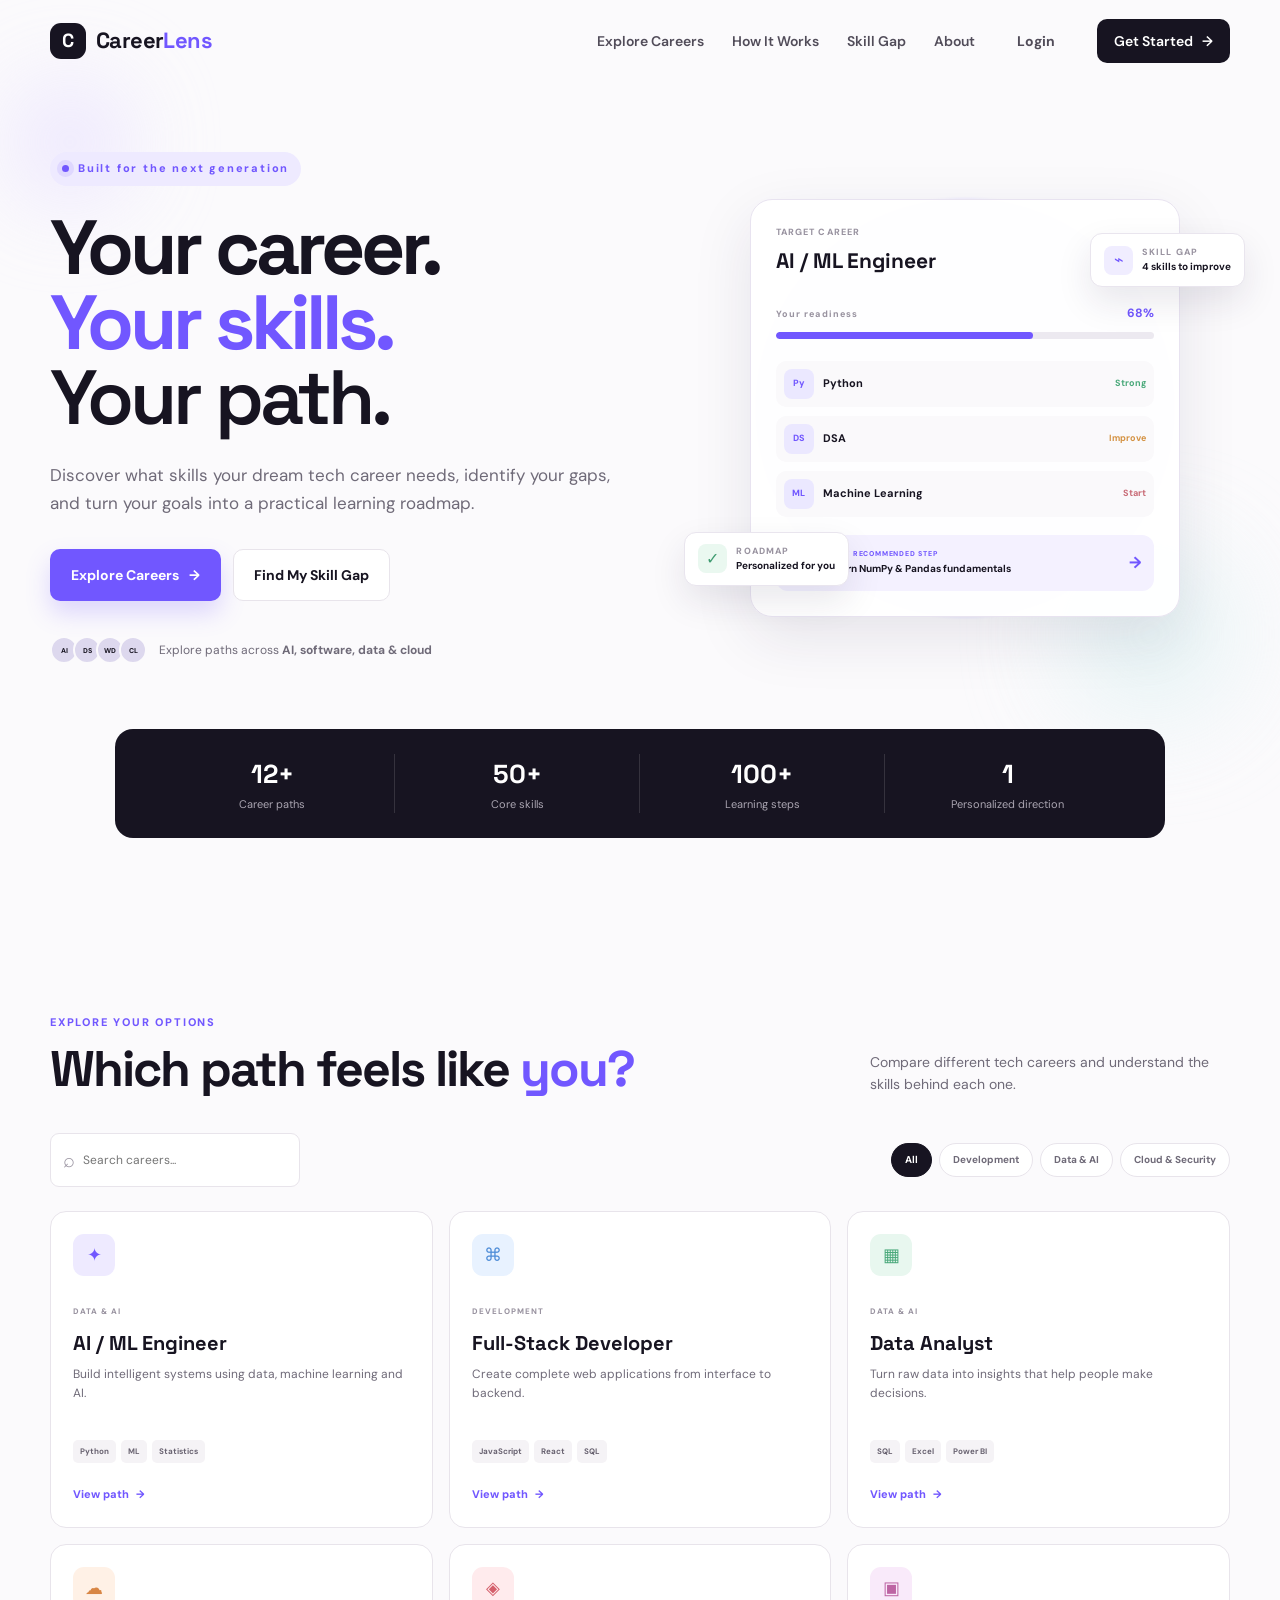
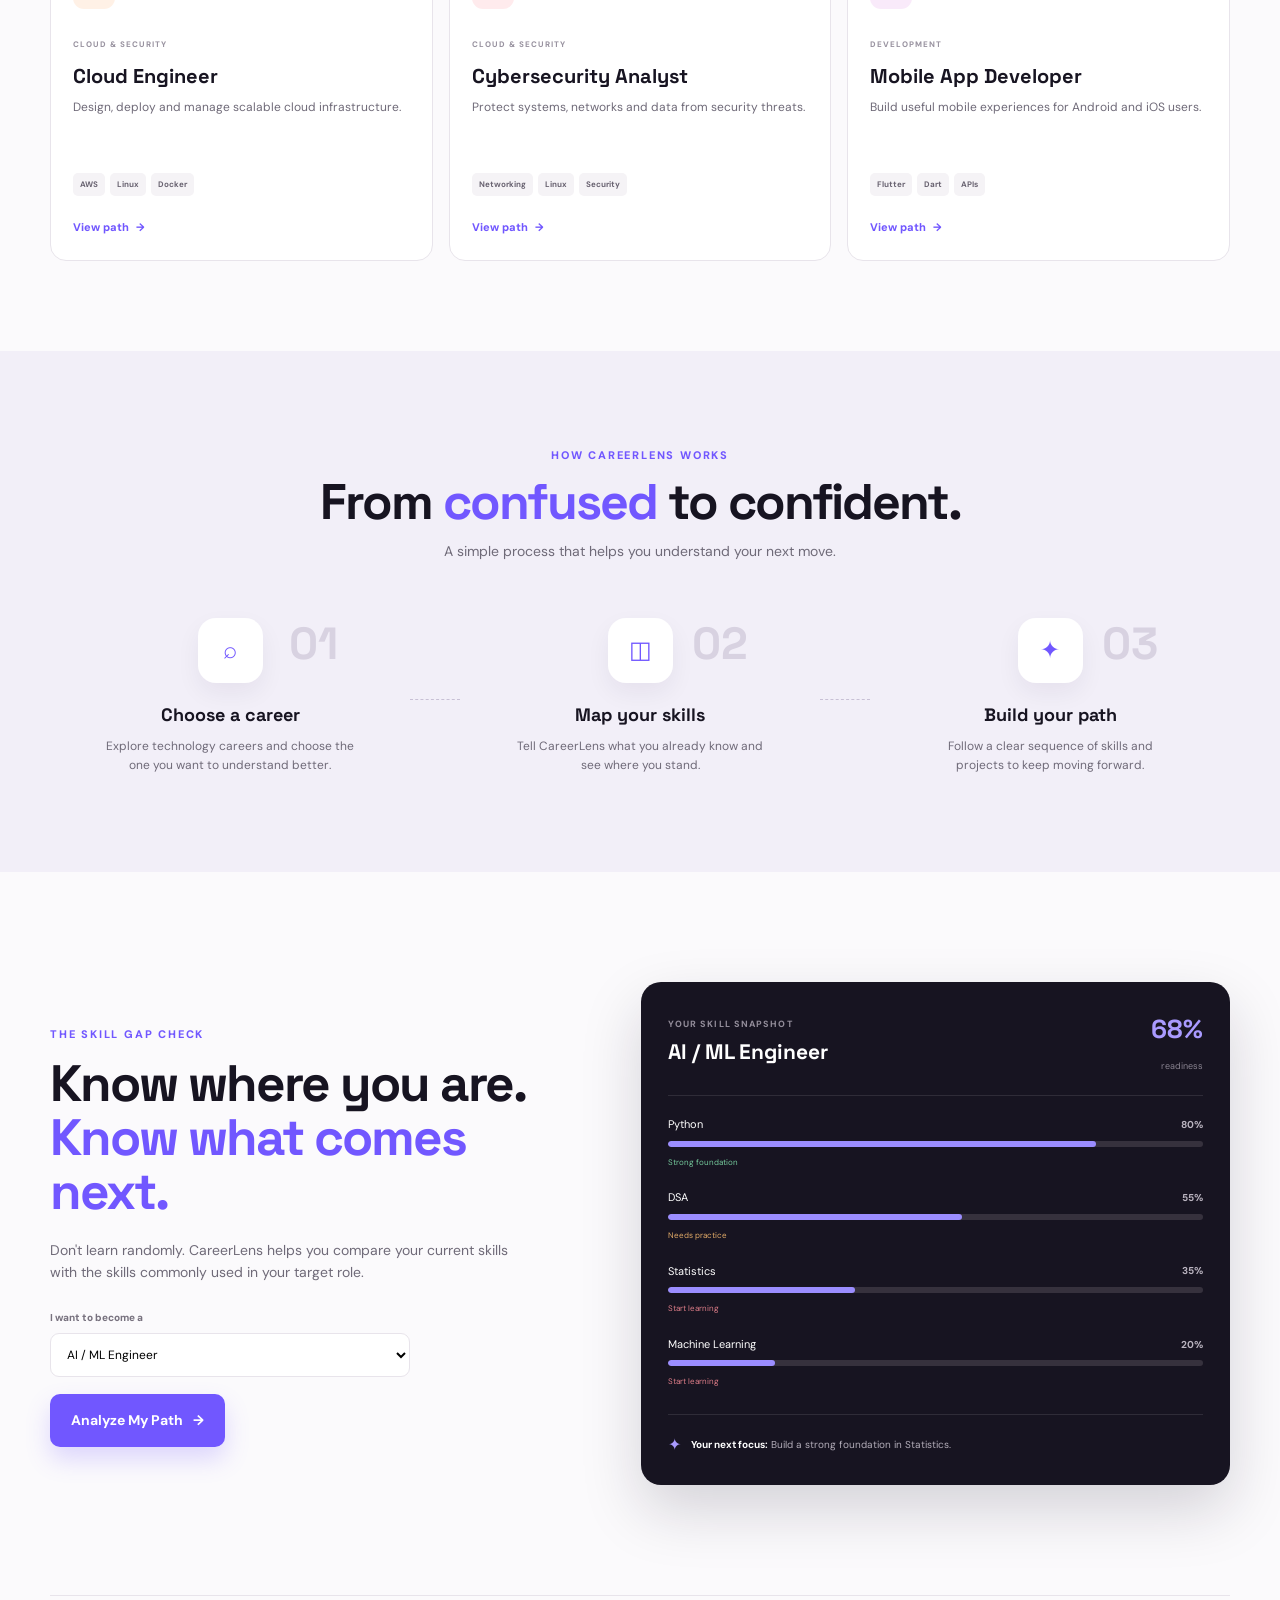
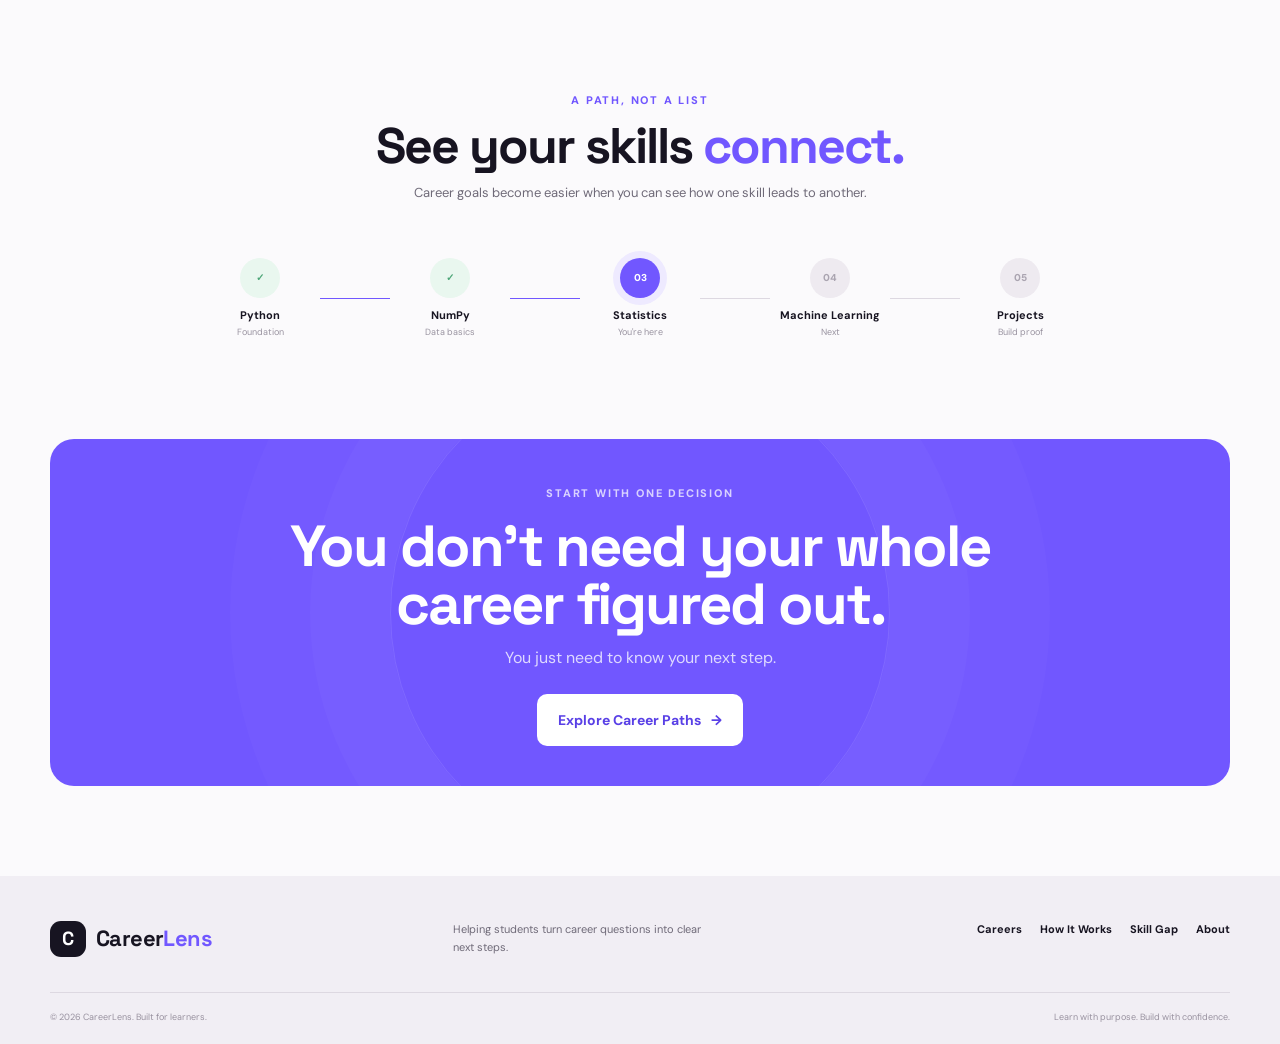
<file: index.html>
<!DOCTYPE html>
<html lang="en">
<head>
  <meta charset="UTF-8">
  <meta name="viewport" content="width=device-width, initial-scale=1.0">
  <meta name="description" content="CareerLens helps students discover tech careers, understand required skills, and build personalized learning paths.">
  <title>CareerLens | Find Your Career Path</title>

  <link rel="preconnect" href="https://fonts.googleapis.com">
  <link rel="preconnect" href="https://fonts.gstatic.com" crossorigin>
  <link href="https://fonts.googleapis.com/css2?family=DM+Sans:wght@400;500;600;700&family=Space+Grotesk:wght@500;600;700&display=swap" rel="stylesheet">

  <link rel="stylesheet" href="css/style.css">
</head>
<body>

  <header class="navbar" id="navbar">
    <a href="#" class="logo">
      <span class="logo-mark">C</span>
      <span>Career<span>Lens</span></span>
    </a>

    <button class="menu-toggle" id="menuToggle" aria-label="Open menu">
      <span></span><span></span><span></span>
    </button>

    <nav class="nav-links" id="navLinks">
      <a href="#careers">Explore Careers</a>
      <a href="#how-it-works">How It Works</a>
      <a href="#skill-gap">Skill Gap</a>
      <a href="#about">About</a>
      <a href="auth.html" class="nav-login">Login</a>
      <a href="auth.html?mode=signup" class="nav-cta">Get Started <span>→</span></a>
    </nav>
  </header>

  <main>
    <section class="hero">
      <div class="hero-glow glow-one"></div>
      <div class="hero-glow glow-two"></div>

      <div class="hero-content">
        <div class="eyebrow">
          <span class="pulse-dot"></span>
          Built for the next generation
        </div>

        <h1>
          Your career.
          <span>Your skills.</span>
          <strong>Your path.</strong>
        </h1>

        <p>
          Discover what skills your dream tech career needs,
          identify your gaps, and turn your goals into a practical learning roadmap.
        </p>

        <div class="hero-actions">
          <a href="#careers" class="btn btn-primary">Explore Careers <span>→</span></a>
          <a href="#skill-gap" class="btn btn-secondary">Find My Skill Gap</a>
        </div>

        <div class="hero-trust">
          <div class="avatars">
            <span>AI</span><span>DS</span><span>WD</span><span>CL</span>
          </div>
          <p>Explore paths across <strong>AI, software, data & cloud</strong></p>
        </div>
      </div>

      <div class="hero-visual">
        <div class="career-card-main">
          <div class="card-top">
            <div>
              <span class="small-label">TARGET CAREER</span>
              <h3>AI / ML Engineer</h3>
            </div>
            <span class="status-badge">In demand</span>
          </div>

          <div class="progress-wrap">
            <div class="progress-info">
              <span>Your readiness</span>
              <strong>68%</strong>
            </div>
            <div class="progress-bar"><span></span></div>
          </div>

          <div class="mini-skills">
            <div><span class="skill-icon">Py</span><b>Python</b><em class="good">Strong</em></div>
            <div><span class="skill-icon">DS</span><b>DSA</b><em class="medium">Improve</em></div>
            <div><span class="skill-icon">ML</span><b>Machine Learning</b><em class="start">Start</em></div>
          </div>

          <div class="next-step">
            <div class="next-icon">✦</div>
            <div>
              <span>NEXT RECOMMENDED STEP</span>
              <b>Learn NumPy & Pandas fundamentals</b>
            </div>
            <span class="arrow">→</span>
          </div>
        </div>

        <div class="floating-card floating-top">
          <span class="float-icon">⌁</span>
          <div><small>SKILL GAP</small><b>4 skills to improve</b></div>
        </div>

        <div class="floating-card floating-bottom">
          <span class="check">✓</span>
          <div><small>ROADMAP</small><b>Personalized for you</b></div>
        </div>
      </div>
    </section>

    <section class="stats">
      <div><strong>12+</strong><span>Career paths</span></div>
      <div><strong>50+</strong><span>Core skills</span></div>
      <div><strong>100+</strong><span>Learning steps</span></div>
      <div><strong>1</strong><span>Personalized direction</span></div>
    </section>

    <section class="section careers-section" id="careers">
      <div class="section-heading">
        <div>
          <span class="section-kicker">EXPLORE YOUR OPTIONS</span>
          <h2>Which path feels like <span>you?</span></h2>
        </div>
        <p>Compare different tech careers and understand the skills behind each one.</p>
      </div>

      <div class="career-toolbar">
        <div class="search-box">
          <span>⌕</span>
          <input type="text" id="careerSearch" placeholder="Search careers..." aria-label="Search careers">
        </div>
        <div class="filter-buttons" id="filterButtons">
          <button class="filter active" data-filter="all">All</button>
          <button class="filter" data-filter="development">Development</button>
          <button class="filter" data-filter="data">Data & AI</button>
          <button class="filter" data-filter="cloud">Cloud & Security</button>
        </div>
      </div>

      <div class="career-grid" id="careerGrid">
        <article class="career-card" data-category="data" data-name="AI Machine Learning Engineer">
          <div class="career-icon icon-purple">✦</div>
          <span class="career-tag">DATA & AI</span>
          <h3>AI / ML Engineer</h3>
          <p>Build intelligent systems using data, machine learning and AI.</p>
          <div class="card-skills"><span>Python</span><span>ML</span><span>Statistics</span></div>
          <a href="#skill-gap" class="learn-link" data-career="AI / ML Engineer">View path <span>→</span></a>
        </article>

        <article class="career-card" data-category="development" data-name="Full Stack Developer">
          <div class="career-icon icon-blue">⌘</div>
          <span class="career-tag">DEVELOPMENT</span>
          <h3>Full-Stack Developer</h3>
          <p>Create complete web applications from interface to backend.</p>
          <div class="card-skills"><span>JavaScript</span><span>React</span><span>SQL</span></div>
          <a href="#skill-gap" class="learn-link" data-career="Full-Stack Developer">View path <span>→</span></a>
        </article>

        <article class="career-card" data-category="data" data-name="Data Analyst">
          <div class="career-icon icon-green">▦</div>
          <span class="career-tag">DATA & AI</span>
          <h3>Data Analyst</h3>
          <p>Turn raw data into insights that help people make decisions.</p>
          <div class="card-skills"><span>SQL</span><span>Excel</span><span>Power BI</span></div>
          <a href="#skill-gap" class="learn-link" data-career="Data Analyst">View path <span>→</span></a>
        </article>

        <article class="career-card" data-category="cloud" data-name="Cloud Engineer">
          <div class="career-icon icon-orange">☁</div>
          <span class="career-tag">CLOUD & SECURITY</span>
          <h3>Cloud Engineer</h3>
          <p>Design, deploy and manage scalable cloud infrastructure.</p>
          <div class="card-skills"><span>AWS</span><span>Linux</span><span>Docker</span></div>
          <a href="#skill-gap" class="learn-link" data-career="Cloud Engineer">View path <span>→</span></a>
        </article>

        <article class="career-card" data-category="cloud" data-name="Cybersecurity Analyst">
          <div class="career-icon icon-red">◈</div>
          <span class="career-tag">CLOUD & SECURITY</span>
          <h3>Cybersecurity Analyst</h3>
          <p>Protect systems, networks and data from security threats.</p>
          <div class="card-skills"><span>Networking</span><span>Linux</span><span>Security</span></div>
          <a href="#skill-gap" class="learn-link" data-career="Cybersecurity Analyst">View path <span>→</span></a>
        </article>

        <article class="career-card" data-category="development" data-name="Mobile App Developer">
          <div class="career-icon icon-pink">▣</div>
          <span class="career-tag">DEVELOPMENT</span>
          <h3>Mobile App Developer</h3>
          <p>Build useful mobile experiences for Android and iOS users.</p>
          <div class="card-skills"><span>Flutter</span><span>Dart</span><span>APIs</span></div>
          <a href="#skill-gap" class="learn-link" data-career="Mobile App Developer">View path <span>→</span></a>
        </article>
      </div>

      <p class="empty-state" id="emptyState">No careers found. Try another search.</p>
    </section>

    <section class="section how-section" id="how-it-works">
      <div class="center-heading">
        <span class="section-kicker">HOW CAREERLENS WORKS</span>
        <h2>From <span>confused</span> to confident.</h2>
        <p>A simple process that helps you understand your next move.</p>
      </div>

      <div class="steps">
        <div class="step">
          <span class="step-number">01</span>
          <div class="step-icon">⌕</div>
          <h3>Choose a career</h3>
          <p>Explore technology careers and choose the one you want to understand better.</p>
        </div>
        <div class="step-line"></div>
        <div class="step">
          <span class="step-number">02</span>
          <div class="step-icon">◫</div>
          <h3>Map your skills</h3>
          <p>Tell CareerLens what you already know and see where you stand.</p>
        </div>
        <div class="step-line"></div>
        <div class="step">
          <span class="step-number">03</span>
          <div class="step-icon">✦</div>
          <h3>Build your path</h3>
          <p>Follow a clear sequence of skills and projects to keep moving forward.</p>
        </div>
      </div>
    </section>

    <section class="skill-section" id="skill-gap">
      <div class="skill-copy">
        <span class="section-kicker">THE SKILL GAP CHECK</span>
        <h2>Know where you are.<br><span>Know what comes next.</span></h2>
        <p>
          Don't learn randomly. CareerLens helps you compare your current skills
          with the skills commonly used in your target role.
        </p>

        <div class="selector">
          <label for="careerSelect">I want to become a</label>
          <select id="careerSelect">
            <option>AI / ML Engineer</option>
            <option>Full-Stack Developer</option>
            <option>Data Analyst</option>
            <option>Cloud Engineer</option>
          </select>
        </div>

        <button class="btn btn-primary analyze-btn" id="analyzeBtn">Analyze My Path <span>→</span></button>
      </div>

      <div class="skill-dashboard">
        <div class="dashboard-head">
          <div>
            <span>YOUR SKILL SNAPSHOT</span>
            <h3 id="dashboardCareer">AI / ML Engineer</h3>
          </div>
          <div class="readiness"><strong id="readinessScore">68%</strong><span>readiness</span></div>
        </div>

        <div class="skill-row">
          <div><span>Python</span><b>80%</b></div>
          <div class="dashboard-bar"><i style="width:80%"></i></div>
          <small class="skill-state good-state">Strong foundation</small>
        </div>
        <div class="skill-row">
          <div><span>DSA</span><b>55%</b></div>
          <div class="dashboard-bar"><i style="width:55%"></i></div>
          <small class="skill-state improve-state">Needs practice</small>
        </div>
        <div class="skill-row">
          <div><span>Statistics</span><b>35%</b></div>
          <div class="dashboard-bar"><i style="width:35%"></i></div>
          <small class="skill-state start-state">Start learning</small>
        </div>
        <div class="skill-row">
          <div><span>Machine Learning</span><b>20%</b></div>
          <div class="dashboard-bar"><i style="width:20%"></i></div>
          <small class="skill-state start-state">Start learning</small>
        </div>

        <div class="dashboard-footer">
          <span>✦</span>
          <p><b>Your next focus:</b> Build a strong foundation in Statistics.</p>
        </div>
      </div>
    </section>

    <section class="section roadmap-section">
      <div class="roadmap-intro">
        <span class="section-kicker">A PATH, NOT A LIST</span>
        <h2>See your skills <span>connect.</span></h2>
        <p>Career goals become easier when you can see how one skill leads to another.</p>
      </div>

      <div class="roadmap">
        <div class="roadmap-node completed">
          <span>✓</span><b>Python</b><small>Foundation</small>
        </div>
        <div class="roadmap-connector active"></div>
        <div class="roadmap-node completed">
          <span>✓</span><b>NumPy</b><small>Data basics</small>
        </div>
        <div class="roadmap-connector active"></div>
        <div class="roadmap-node current">
          <span>03</span><b>Statistics</b><small>You're here</small>
        </div>
        <div class="roadmap-connector"></div>
        <div class="roadmap-node">
          <span>04</span><b>Machine Learning</b><small>Next</small>
        </div>
        <div class="roadmap-connector"></div>
        <div class="roadmap-node">
          <span>05</span><b>Projects</b><small>Build proof</small>
        </div>
      </div>
    </section>

    <section class="cta-section" id="about">
      <div class="cta-glow"></div>
      <div class="cta-content">
        <span class="section-kicker">START WITH ONE DECISION</span>
        <h2>You don't need your whole career figured out.</h2>
        <p>You just need to know your next step.</p>
        <a href="#careers" class="btn btn-light">Explore Career Paths <span>→</span></a>
      </div>
    </section>
  </main>

  <footer class="footer">
    <div class="footer-main">
      <a href="#" class="logo footer-logo">
        <span class="logo-mark">C</span>
        <span>Career<span>Lens</span></span>
      </a>
      <p>Helping students turn career questions into clear next steps.</p>
      <div class="footer-links">
        <a href="#careers">Careers</a>
        <a href="#how-it-works">How It Works</a>
        <a href="#skill-gap">Skill Gap</a>
        <a href="#about">About</a>
      </div>
    </div>
    <div class="footer-bottom">
      <span>© 2026 CareerLens. Built for learners.</span>
      <span>Learn with purpose. Build with confidence.</span>
    </div>
  </footer>

  <script src="js/script.js"></script>
</body>
</html>
</file>
<file: css/style.css>
* {
  margin: 0;
  padding: 0;
  box-sizing: border-box;
}

:root {
  --ink: #171421;
  --muted: #6f6a78;
  --line: #e8e4eb;
  --paper: #fbfafc;
  --white: #ffffff;
  --purple: #7157ff;
  --purple-dark: #5940e6;
  --lavender: #eeeaff;
  --green: #5dbb8a;
  --orange: #e89a5b;
  --red: #e66d78;
  --pink: #d875b7;
  --blue: #5c9ce6;
  --shadow: 0 20px 60px rgba(35, 25, 65, .10);
}

html {
  scroll-behavior: smooth;
}

body {
  font-family: "DM Sans", sans-serif;
  color: var(--ink);
  background: var(--paper);
  line-height: 1.6;
  overflow-x: hidden;
}

a {
  color: inherit;
  text-decoration: none;
}

button, input, select {
  font: inherit;
}

.navbar {
  width: min(1180px, calc(100% - 48px));
  margin: 0 auto;
  height: 82px;
  display: flex;
  align-items: center;
  justify-content: space-between;
  position: relative;
  z-index: 20;
}

.logo {
  display: inline-flex;
  align-items: center;
  gap: 10px;
  font-family: "Space Grotesk", sans-serif;
  font-size: 22px;
  font-weight: 700;
  letter-spacing: -.6px;
}

.logo > span:last-child > span {
  color: var(--purple);
}

.logo-mark {
  width: 36px;
  height: 36px;
  display: grid;
  place-items: center;
  border-radius: 11px;
  color: white;
  background: var(--ink);
  font-size: 19px;
}

.nav-links {
  display: flex;
  align-items: center;
  gap: 28px;
  font-size: 14px;
  font-weight: 600;
  color: #514c59;
}

.nav-links a {
  transition: color .2s ease;
}

.nav-links a:hover {
  color: var(--purple);
}

.nav-cta {
  color: white !important;
  background: var(--ink);
  padding: 11px 17px;
  border-radius: 10px;
}

.nav-cta span {
  margin-left: 6px;
}

.menu-toggle {
  display: none;
  border: 0;
  background: transparent;
  cursor: pointer;
}

.menu-toggle span {
  display: block;
  width: 24px;
  height: 2px;
  margin: 5px;
  background: var(--ink);
}

.hero {
  min-height: 680px;
  width: min(1180px, calc(100% - 48px));
  margin: 0 auto;
  display: grid;
  grid-template-columns: 1fr .9fr;
  gap: 60px;
  align-items: center;
  position: relative;
  padding: 70px 0 100px;
}

.hero-content {
  position: relative;
  z-index: 2;
}

.eyebrow, .section-kicker {
  color: var(--purple);
  font-size: 11px;
  font-weight: 800;
  letter-spacing: 1.8px;
}

.eyebrow {
  display: inline-flex;
  align-items: center;
  gap: 9px;
  padding: 8px 12px;
  background: var(--lavender);
  border-radius: 30px;
  margin-bottom: 24px;
}

.pulse-dot {
  width: 7px;
  height: 7px;
  border-radius: 50%;
  background: var(--purple);
  box-shadow: 0 0 0 5px rgba(113,87,255,.12);
}

.hero h1 {
  font-family: "Space Grotesk", sans-serif;
  font-size: clamp(52px, 6vw, 78px);
  line-height: .98;
  letter-spacing: -4px;
  max-width: 680px;
}

.hero h1 span {
  display: block;
  color: var(--purple);
}

.hero h1 strong {
  display: block;
  font-weight: 600;
}

.hero-content > p {
  max-width: 580px;
  color: var(--muted);
  font-size: 17px;
  margin: 27px 0 32px;
}

.hero-actions {
  display: flex;
  flex-wrap: wrap;
  gap: 12px;
}

.btn {
  display: inline-flex;
  justify-content: center;
  align-items: center;
  gap: 10px;
  border-radius: 10px;
  padding: 14px 20px;
  border: 1px solid transparent;
  font-weight: 700;
  font-size: 14px;
  cursor: pointer;
  transition: transform .2s ease, box-shadow .2s ease, background .2s ease;
}

.btn:hover {
  transform: translateY(-2px);
}

.btn-primary {
  background: var(--purple);
  color: white;
  box-shadow: 0 12px 25px rgba(113,87,255,.22);
}

.btn-primary:hover {
  background: var(--purple-dark);
}

.btn-secondary {
  border-color: var(--line);
  background: white;
}

.hero-trust {
  display: flex;
  align-items: center;
  gap: 12px;
  margin-top: 35px;
}

.hero-trust p {
  font-size: 12px;
  color: var(--muted);
}

.avatars {
  display: flex;
}

.avatars span {
  width: 28px;
  height: 28px;
  border: 2px solid var(--paper);
  margin-left: -5px;
  border-radius: 50%;
  display: grid;
  place-items: center;
  font-size: 7px;
  font-weight: 800;
  background: #ddd8ee;
}

.avatars span:first-child {
  margin-left: 0;
}

.hero-visual {
  min-height: 440px;
  position: relative;
  display: grid;
  place-items: center;
}

.hero-visual::before {
  content: "";
  width: 420px;
  height: 420px;
  border-radius: 50%;
  background: #f0edff;
  position: absolute;
  filter: blur(1px);
}

.career-card-main {
  width: min(430px, 100%);
  background: rgba(255,255,255,.96);
  border: 1px solid #e8e3f0;
  border-radius: 22px;
  padding: 25px;
  box-shadow: var(--shadow);
  position: relative;
  z-index: 2;
}

.card-top, .progress-info, .dashboard-head, .skill-row > div:first-child {
  display: flex;
  align-items: center;
  justify-content: space-between;
}

.small-label, .progress-info span, .dashboard-head > div:first-child > span, .floating-card small {
  display: block;
  color: #9993a0;
  font-size: 9px;
  font-weight: 800;
  letter-spacing: 1.1px;
}

.card-top h3 {
  font-family: "Space Grotesk", sans-serif;
  font-size: 21px;
  margin-top: 4px;
}

.status-badge {
  font-size: 9px;
  font-weight: 800;
  color: #3f956b;
  background: #e8f7ef;
  border-radius: 20px;
  padding: 6px 8px;
}

.progress-wrap {
  margin: 27px 0 22px;
}

.progress-info {
  font-size: 12px;
  margin-bottom: 8px;
}

.progress-info strong {
  color: var(--purple);
}

.progress-bar, .dashboard-bar {
  height: 7px;
  background: #ece9f0;
  border-radius: 20px;
  overflow: hidden;
}

.progress-bar span {
  display: block;
  width: 68%;
  height: 100%;
  border-radius: inherit;
  background: var(--purple);
}

.mini-skills {
  display: grid;
  gap: 9px;
}

.mini-skills > div {
  display: grid;
  grid-template-columns: 30px 1fr auto;
  gap: 9px;
  align-items: center;
  padding: 8px;
  border-radius: 10px;
  background: #faf9fb;
}

.skill-icon {
  width: 30px;
  height: 30px;
  display: grid;
  place-items: center;
  border-radius: 8px;
  background: #ebe8ff;
  color: var(--purple);
  font-size: 9px;
  font-weight: 800;
}

.mini-skills b {
  font-size: 11px;
}

.mini-skills em {
  font-size: 9px;
  font-style: normal;
  font-weight: 700;
}

.good { color: #48a879; }
.medium { color: #d49242; }
.start { color: #c86a75; }

.next-step {
  display: flex;
  align-items: center;
  gap: 10px;
  margin-top: 18px;
  padding: 13px;
  border-radius: 12px;
  background: #f4f1ff;
}

.next-icon {
  width: 30px;
  height: 30px;
  display: grid;
  place-items: center;
  color: var(--purple);
  background: white;
  border-radius: 8px;
}

.next-step > div:nth-child(2) {
  flex: 1;
}

.next-step span:not(.arrow) {
  display: block;
  color: var(--purple);
  font-size: 7px;
  font-weight: 800;
  letter-spacing: .8px;
}

.next-step b {
  display: block;
  font-size: 10px;
  margin-top: 2px;
}

.arrow {
  color: var(--purple);
  font-weight: 800;
}

.floating-card {
  position: absolute;
  z-index: 3;
  display: flex;
  align-items: center;
  gap: 9px;
  background: white;
  padding: 11px 13px;
  border: 1px solid #e9e5ee;
  border-radius: 12px;
  box-shadow: 0 15px 35px rgba(40,25,65,.10);
}

.floating-card small, .floating-card b {
  display: block;
}

.floating-card b {
  font-size: 10px;
}

.float-icon, .check {
  width: 29px;
  height: 29px;
  display: grid;
  place-items: center;
  border-radius: 8px;
  background: #f0edff;
  color: var(--purple);
}

.check {
  color: #3f9b70;
  background: #eaf8f0;
}

.floating-top { top: 45px; right: -15px; }
.floating-bottom { bottom: 42px; left: -15px; }

.hero-glow {
  position: absolute;
  border-radius: 50%;
  pointer-events: none;
  opacity: .7;
}

.glow-one {
  width: 120px;
  height: 120px;
  top: 0;
  left: -40px;
  background: #e5ddff;
  filter: blur(45px);
}

.glow-two {
  width: 160px;
  height: 160px;
  right: 0;
  bottom: 50px;
  background: #d9eff0;
  filter: blur(55px);
}

.stats {
  width: min(1050px, calc(100% - 48px));
  margin: -35px auto 80px;
  position: relative;
  z-index: 5;
  background: var(--ink);
  color: white;
  border-radius: 18px;
  padding: 25px 35px;
  display: grid;
  grid-template-columns: repeat(4, 1fr);
}

.stats div {
  text-align: center;
  border-right: 1px solid rgba(255,255,255,.13);
}

.stats div:last-child {
  border: 0;
}

.stats strong, .stats span {
  display: block;
}

.stats strong {
  font-family: "Space Grotesk", sans-serif;
  font-size: 26px;
}

.stats span {
  color: #aaa5b1;
  font-size: 11px;
}

.section {
  width: min(1180px, calc(100% - 48px));
  margin: 0 auto;
  padding: 90px 0;
}

.section-heading {
  display: flex;
  justify-content: space-between;
  align-items: end;
  gap: 40px;
  margin-bottom: 38px;
}

.section-heading h2, .center-heading h2, .roadmap-intro h2 {
  font-family: "Space Grotesk", sans-serif;
  font-size: clamp(34px, 4vw, 50px);
  letter-spacing: -2px;
  line-height: 1.05;
  margin-top: 9px;
}

.section-heading h2 span, .center-heading h2 span, .roadmap-intro h2 span {
  color: var(--purple);
}

.section-heading > p {
  max-width: 360px;
  color: var(--muted);
  font-size: 14px;
}

.career-toolbar {
  display: flex;
  justify-content: space-between;
  align-items: center;
  gap: 20px;
  margin-bottom: 24px;
}

.search-box {
  display: flex;
  align-items: center;
  gap: 8px;
  width: 250px;
  background: white;
  border: 1px solid var(--line);
  border-radius: 9px;
  padding: 10px 12px;
}

.search-box span {
  color: #9993a0;
  font-size: 20px;
}

.search-box input {
  width: 100%;
  border: 0;
  outline: 0;
  font-size: 12px;
  background: transparent;
}

.filter-buttons {
  display: flex;
  gap: 7px;
  flex-wrap: wrap;
  justify-content: flex-end;
}

.filter {
  border: 1px solid var(--line);
  background: white;
  border-radius: 20px;
  padding: 8px 13px;
  font-size: 10px;
  font-weight: 700;
  color: var(--muted);
  cursor: pointer;
}

.filter.active, .filter:hover {
  background: var(--ink);
  color: white;
  border-color: var(--ink);
}

.career-grid {
  display: grid;
  grid-template-columns: repeat(3, 1fr);
  gap: 16px;
}

.career-card {
  background: white;
  border: 1px solid var(--line);
  border-radius: 16px;
  padding: 22px;
  transition: transform .25s ease, box-shadow .25s ease;
}

.career-card:hover {
  transform: translateY(-5px);
  box-shadow: 0 18px 40px rgba(30,20,55,.08);
}

.career-icon {
  width: 42px;
  height: 42px;
  display: grid;
  place-items: center;
  border-radius: 11px;
  font-size: 18px;
  margin-bottom: 20px;
}

.icon-purple { color: #7157ff; background: #eeeaff; }
.icon-blue { color: #4f8dd8; background: #e8f2ff; }
.icon-green { color: #49a87a; background: #e8f7ef; }
.icon-orange { color: #d88645; background: #fff1e6; }
.icon-red { color: #d45f6b; background: #ffebed; }
.icon-pink { color: #bd64a3; background: #f9eafa; }

.career-tag {
  font-size: 8px;
  font-weight: 800;
  color: #9993a0;
  letter-spacing: 1px;
}

.career-card h3 {
  font-family: "Space Grotesk", sans-serif;
  font-size: 20px;
  margin: 5px 0 6px;
}

.career-card p {
  color: var(--muted);
  font-size: 12px;
  min-height: 58px;
}

.card-skills {
  display: flex;
  gap: 5px;
  flex-wrap: wrap;
  margin: 17px 0;
}

.card-skills span {
  background: #f5f3f6;
  color: #686270;
  padding: 5px 7px;
  border-radius: 5px;
  font-size: 8px;
  font-weight: 700;
}

.learn-link {
  color: var(--purple);
  font-size: 11px;
  font-weight: 800;
}

.learn-link span {
  margin-left: 4px;
}

.empty-state {
  display: none;
  text-align: center;
  color: var(--muted);
  padding: 40px;
}

.center-heading {
  text-align: center;
  max-width: 700px;
  margin: 0 auto 55px;
}

.center-heading p {
  color: var(--muted);
  font-size: 14px;
  margin-top: 12px;
}

.how-section {
  background: #f2eff8;
  max-width: none;
  width: 100%;
  padding-left: max(24px, calc((100% - 1180px)/2));
  padding-right: max(24px, calc((100% - 1180px)/2));
}

.steps {
  display: grid;
  grid-template-columns: 1fr 50px 1fr 50px 1fr;
  align-items: center;
}

.step {
  text-align: center;
  position: relative;
}

.step-number {
  position: absolute;
  top: -10px;
  right: 20%;
  font-family: "Space Grotesk", sans-serif;
  color: #d8d2e1;
  font-size: 45px;
  font-weight: 700;
}

.step-icon {
  position: relative;
  width: 65px;
  height: 65px;
  margin: 0 auto 18px;
  display: grid;
  place-items: center;
  border-radius: 18px;
  color: var(--purple);
  background: white;
  font-size: 24px;
  box-shadow: 0 10px 25px rgba(35,25,65,.06);
}

.step h3 {
  font-family: "Space Grotesk", sans-serif;
  font-size: 18px;
}

.step p {
  color: var(--muted);
  font-size: 12px;
  max-width: 250px;
  margin: 7px auto;
}

.step-line {
  height: 1px;
  border-top: 1px dashed #c8c0d5;
}

.skill-section {
  width: min(1180px, calc(100% - 48px));
  margin: 0 auto;
  padding: 110px 0;
  display: grid;
  grid-template-columns: .85fr 1fr;
  gap: 90px;
  align-items: center;
}

.skill-copy h2 {
  font-family: "Space Grotesk", sans-serif;
  font-size: clamp(36px, 4vw, 52px);
  letter-spacing: -2px;
  line-height: 1.05;
  margin: 12px 0 20px;
}

.skill-copy h2 span {
  color: var(--purple);
}

.skill-copy > p {
  color: var(--muted);
  font-size: 14px;
  max-width: 470px;
}

.selector {
  margin: 27px 0 14px;
}

.selector label {
  display: block;
  font-size: 10px;
  font-weight: 800;
  margin-bottom: 7px;
  color: #77717e;
}

.selector select {
  width: 100%;
  max-width: 360px;
  border: 1px solid var(--line);
  border-radius: 9px;
  background: white;
  padding: 12px;
  outline: none;
  font-size: 12px;
}

.analyze-btn {
  margin-top: 3px;
}

.skill-dashboard {
  background: var(--ink);
  color: white;
  border-radius: 20px;
  padding: 27px;
  box-shadow: 0 25px 60px rgba(25,20,40,.17);
}

.dashboard-head {
  border-bottom: 1px solid rgba(255,255,255,.1);
  padding-bottom: 19px;
  margin-bottom: 20px;
}

.dashboard-head > div:first-child > span {
  color: #928c99;
}

.dashboard-head h3 {
  font-family: "Space Grotesk", sans-serif;
  font-size: 21px;
  margin-top: 4px;
}

.readiness {
  text-align: right;
}

.readiness strong {
  display: block;
  color: #a99aff;
  font-family: "Space Grotesk", sans-serif;
  font-size: 26px;
}

.readiness span {
  color: #898390;
  font-size: 9px;
}

.skill-row {
  margin: 17px 0;
}

.skill-row > div:first-child {
  font-size: 11px;
  margin-bottom: 7px;
}

.skill-row b {
  color: #bbb5c1;
  font-size: 10px;
}

.dashboard-bar {
  height: 6px;
  background: #36313d;
}

.dashboard-bar i {
  display: block;
  height: 100%;
  border-radius: inherit;
  background: #9b8dff;
}

.skill-state {
  font-size: 8px;
  margin-top: 5px;
}

.good-state { color: #75ca9c; }
.improve-state { color: #e4ac68; }
.start-state { color: #df7e89; }

.dashboard-footer {
  display: flex;
  gap: 10px;
  align-items: center;
  border-top: 1px solid rgba(255,255,255,.1);
  margin-top: 22px;
  padding-top: 17px;
}

.dashboard-footer > span {
  color: #a99aff;
}

.dashboard-footer p {
  color: #b3adb9;
  font-size: 10px;
}

.dashboard-footer b {
  color: white;
}

.roadmap-section {
  border-top: 1px solid var(--line);
}

.roadmap-intro {
  text-align: center;
  max-width: 620px;
  margin: 0 auto 55px;
}

.roadmap-intro p {
  color: var(--muted);
  margin-top: 10px;
  font-size: 13px;
}

.roadmap {
  display: flex;
  align-items: center;
  justify-content: center;
}

.roadmap-node {
  width: 120px;
  text-align: center;
}

.roadmap-node > span {
  width: 40px;
  height: 40px;
  margin: 0 auto 9px;
  display: grid;
  place-items: center;
  border-radius: 50%;
  background: #eeeaf0;
  color: #aaa4b0;
  font-size: 10px;
  font-weight: 800;
}

.roadmap-node.completed > span {
  background: #e9f7ef;
  color: #4da678;
}

.roadmap-node.current > span {
  background: var(--purple);
  color: white;
  box-shadow: 0 0 0 7px #eeeaff;
}

.roadmap-node b, .roadmap-node small {
  display: block;
}

.roadmap-node b {
  font-size: 11px;
}

.roadmap-node small {
  color: #9993a0;
  font-size: 9px;
}

.roadmap-connector {
  width: 70px;
  height: 1px;
  background: #ddd8e1;
}

.roadmap-connector.active {
  background: var(--purple);
}

.cta-section {
  width: min(1180px, calc(100% - 48px));
  margin: 10px auto 90px;
  min-height: 330px;
  border-radius: 24px;
  background: var(--purple);
  color: white;
  display: grid;
  place-items: center;
  text-align: center;
  position: relative;
  overflow: hidden;
}

.cta-glow {
  width: 500px;
  height: 500px;
  position: absolute;
  border-radius: 50%;
  border: 1px solid rgba(255,255,255,.1);
  box-shadow: 0 0 0 80px rgba(255,255,255,.025), 0 0 0 160px rgba(255,255,255,.02);
}

.cta-content {
  position: relative;
  z-index: 2;
  padding: 40px;
}

.cta-content .section-kicker {
  color: #d8d1ff;
}

.cta-content h2 {
  max-width: 700px;
  font-family: "Space Grotesk", sans-serif;
  font-size: clamp(34px, 5vw, 58px);
  line-height: 1;
  letter-spacing: -2px;
  margin: 12px 0;
}

.cta-content p {
  color: #ded9ff;
  margin-bottom: 23px;
}

.btn-light {
  background: white;
  color: var(--purple-dark);
}

.footer {
  background: #f1eef4;
  padding: 45px max(24px, calc((100% - 1180px)/2)) 20px;
}

.footer-main {
  display: grid;
  grid-template-columns: 1fr 1fr 1fr;
  align-items: start;
  gap: 30px;
  padding-bottom: 35px;
}

.footer-main > p {
  color: var(--muted);
  font-size: 11px;
  max-width: 250px;
}

.footer-links {
  display: flex;
  gap: 18px;
  justify-content: flex-end;
  flex-wrap: wrap;
  font-size: 11px;
  font-weight: 700;
}

.footer-bottom {
  border-top: 1px solid #ddd8e1;
  padding-top: 17px;
  display: flex;
  justify-content: space-between;
  color: #98919f;
  font-size: 9px;
}

@media (max-width: 900px) {
  .nav-links {
    gap: 16px;
    font-size: 12px;
  }

  .hero {
    grid-template-columns: 1fr;
    padding-top: 45px;
  }

  .hero-content {
    text-align: center;
  }

  .hero-content > p,
  .hero-actions,
  .hero-trust {
    margin-left: auto;
    margin-right: auto;
    justify-content: center;
  }

  .hero-visual {
    max-width: 520px;
    width: 100%;
    margin: 0 auto;
  }

  .career-grid {
    grid-template-columns: repeat(2, 1fr);
  }

  .skill-section {
    grid-template-columns: 1fr;
    gap: 50px;
  }

  .skill-copy {
    text-align: center;
  }

  .skill-copy > p, .selector select {
    margin-left: auto;
    margin-right: auto;
  }

  .selector {
    text-align: left;
    max-width: 360px;
    margin-left: auto;
    margin-right: auto;
  }

  .roadmap {
    overflow-x: auto;
    justify-content: flex-start;
    padding: 10px 20px 25px;
  }
}

@media (max-width: 680px) {
  .navbar {
    width: min(100% - 30px, 1180px);
    height: 70px;
  }

  .menu-toggle {
    display: block;
  }

  .nav-links {
    position: absolute;
    top: 65px;
    left: 0;
    right: 0;
    display: none;
    flex-direction: column;
    align-items: stretch;
    gap: 0;
    background: white;
    padding: 8px;
    border: 1px solid var(--line);
    border-radius: 12px;
    box-shadow: var(--shadow);
  }

  .nav-links.open {
    display: flex;
  }

  .nav-links a {
    padding: 12px;
    border-radius: 7px;
  }

  .nav-cta {
    text-align: center;
  }

  .hero, .section, .skill-section, .cta-section {
    width: min(100% - 30px, 1180px);
  }

  .hero {
    padding: 50px 0 75px;
    min-height: auto;
  }

  .hero h1 {
    font-size: 49px;
    letter-spacing: -2.5px;
  }

  .hero-content > p {
    font-size: 14px;
  }

  .hero-visual {
    min-height: 390px;
  }

  .hero-visual::before {
    width: 320px;
    height: 320px;
  }

  .floating-top {
    right: -5px;
  }

  .floating-bottom {
    left: -5px;
  }

  .stats {
    width: calc(100% - 30px);
    grid-template-columns: repeat(2, 1fr);
    gap: 20px 0;
    padding: 22px 10px;
    margin-bottom: 25px;
  }

  .stats div:nth-child(2) {
    border-right: 0;
  }

  .stats div:nth-child(-n+2) {
    padding-bottom: 15px;
    border-bottom: 1px solid rgba(255,255,255,.13);
  }

  .section {
    padding: 70px 0;
  }

  .section-heading {
    display: block;
  }

  .section-heading > p {
    margin-top: 15px;
  }

  .career-toolbar {
    display: block;
  }

  .search-box {
    width: 100%;
    margin-bottom: 12px;
  }

  .filter-buttons {
    justify-content: flex-start;
  }

  .career-grid {
    grid-template-columns: 1fr;
  }

  .steps {
    grid-template-columns: 1fr;
    gap: 30px;
  }

  .step-line {
    width: 1px;
    height: 30px;
    border-top: 0;
    border-left: 1px dashed #c8c0d5;
    margin: 0 auto;
  }

  .skill-section {
    padding: 75px 0;
  }

  .skill-dashboard {
    padding: 20px;
  }

  .cta-section {
    min-height: 360px;
    margin-bottom: 55px;
  }

  .footer-main {
    grid-template-columns: 1fr;
  }

  .footer-links {
    justify-content: flex-start;
  }

  .footer-bottom {
    display: block;
  }

  .footer-bottom span {
    display: block;
    margin-bottom: 5px;
  }
}

.nav-login{padding:10px 14px;border-radius:10px;text-decoration:none;font-weight:700;color:inherit;}
</file>
